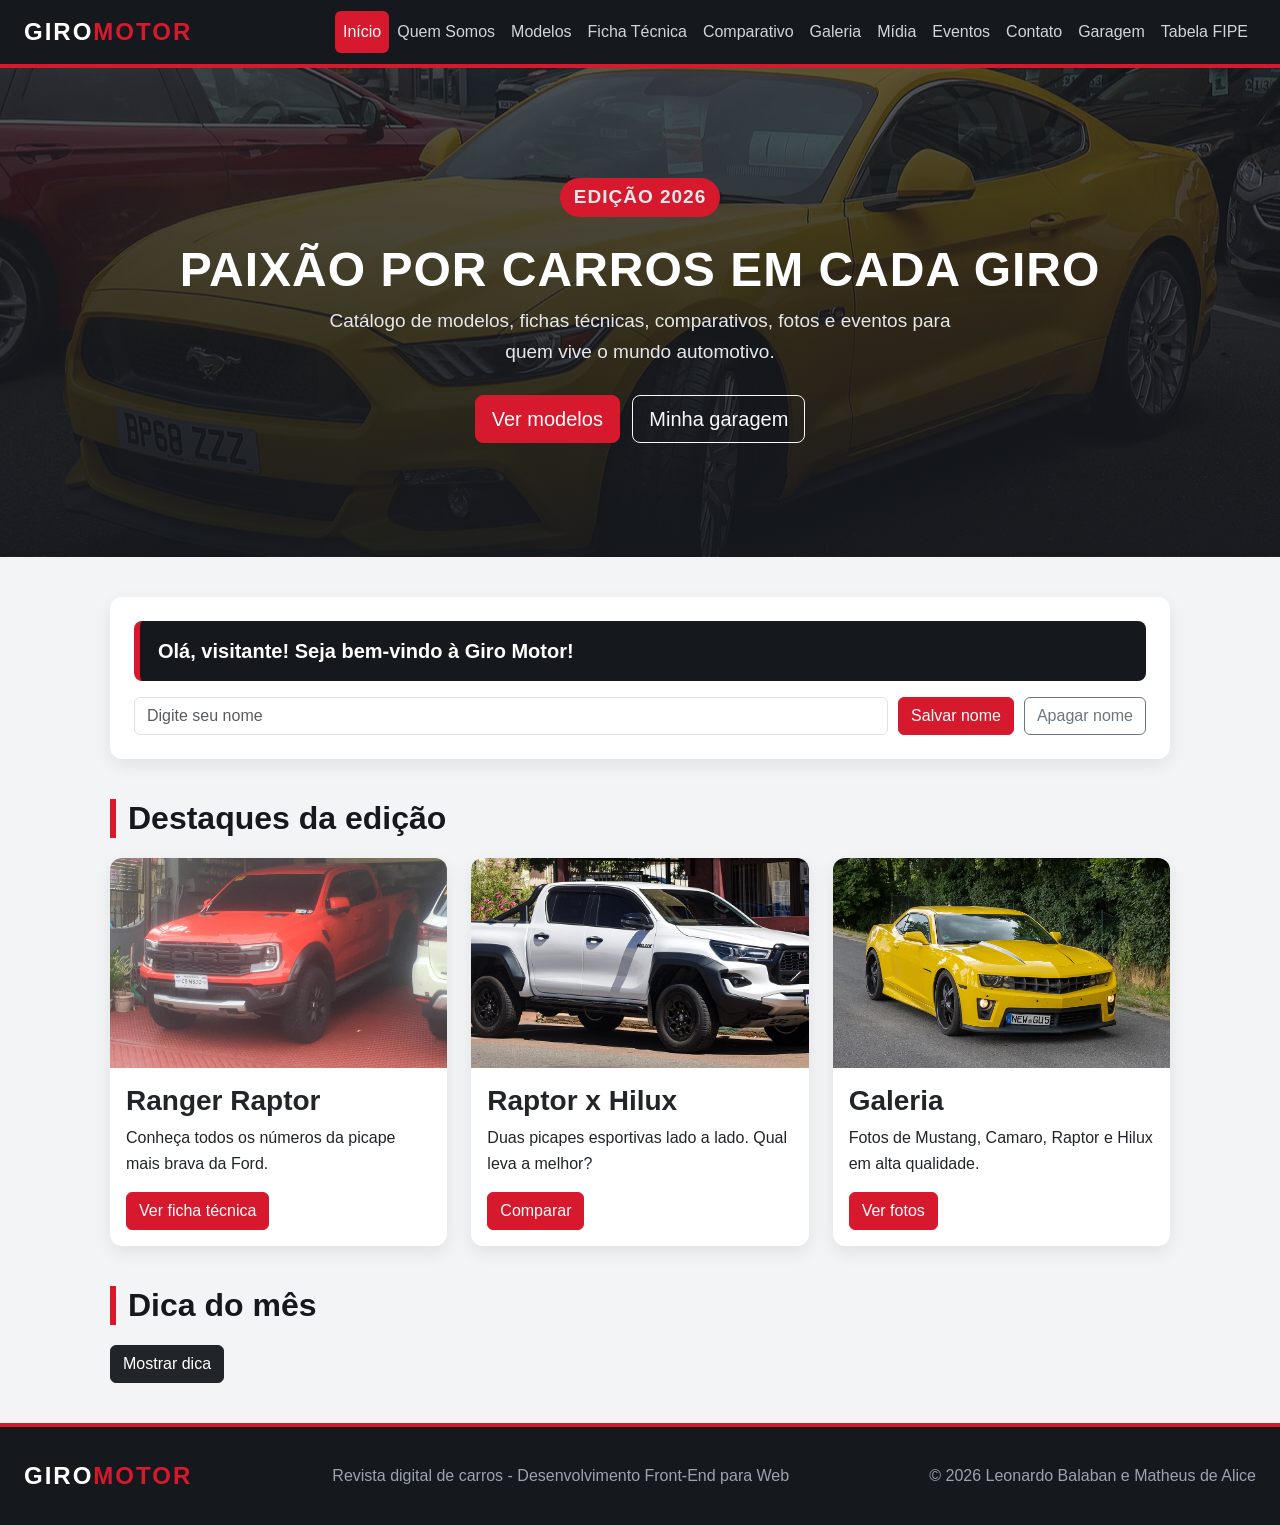
<file: index.html>
<!DOCTYPE html>
<html lang="pt-BR">
<head>
    <meta charset="UTF-8">
    <meta name="viewport" content="width=device-width, initial-scale=1.0">
    <link rel="stylesheet" href="css/bootstrap.min.css">
    <link rel="stylesheet" href="css/Estilos.css">
    <title>Giro Motor - Início</title>
</head>
<body>
    <header>
        <nav class="navbar navbar-expand-xl navbar-dark cabecalho">
            <div class="container-fluid px-4">
                <a class="navbar-brand marca" href="index.html">GIRO<span>MOTOR</span></a>
                <button class="navbar-toggler" type="button" data-bs-toggle="collapse" data-bs-target="#menuPrincipal">
                    <span class="navbar-toggler-icon"></span>
                </button>
                <div class="collapse navbar-collapse" id="menuPrincipal">
                    <ul class="navbar-nav ms-auto">
                    <li class="nav-item"><a class="nav-link active" href="index.html">Início</a></li>
                    <li class="nav-item"><a class="nav-link" href="QuemSomos.html">Quem Somos</a></li>
                    <li class="nav-item"><a class="nav-link" href="Modelos.html">Modelos</a></li>
                    <li class="nav-item"><a class="nav-link" href="FichaTecnica.html">Ficha Técnica</a></li>
                    <li class="nav-item"><a class="nav-link" href="Comparativo.html">Comparativo</a></li>
                    <li class="nav-item"><a class="nav-link" href="Galeria.html">Galeria</a></li>
                    <li class="nav-item"><a class="nav-link" href="Midia.html">Mídia</a></li>
                    <li class="nav-item"><a class="nav-link" href="Eventos.html">Eventos</a></li>
                    <li class="nav-item"><a class="nav-link" href="Contato.html">Contato</a></li>
                    <li class="nav-item"><a class="nav-link" href="Garagem.html">Garagem</a></li>
                    <li class="nav-item"><a class="nav-link" href="https://veiculos.fipe.org.br/" target="_blank">Tabela FIPE</a></li>
                    </ul>
                </div>
            </div>
        </nav>
    </header>

    <main>
        <section class="destaque">
            <p class="selo">Edição 2026</p>
            <h1>Paixão por carros em cada giro</h1>
            <p>Catálogo de modelos, fichas técnicas, comparativos, fotos e eventos para quem vive o mundo automotivo.</p>
            <a class="btn btn-danger btn-lg" href="Modelos.html">Ver modelos</a>
            <a class="btn btn-outline-light btn-lg" href="Garagem.html">Minha garagem</a>
        </section>

        <section class="conteudo">
            <div class="caixa">
                <p id="saudacao">Olá, visitante! Seja bem-vindo à Giro Motor!</p>
                <div class="linha-nome">
                    <input class="form-control" type="text" id="nomeVisitante" placeholder="Digite seu nome">
                    <button class="btn btn-danger" id="btnSalvar">Salvar nome</button>
                    <button class="btn btn-outline-secondary" id="btnApagar">Apagar nome</button>
                </div>
            </div>

            <h2>Destaques da edição</h2>
            <div class="row g-4">
                <div class="col-md-4">
                    <div class="card cartao h-100">
                        <img class="card-img-top" src="img/ranger-raptor-1.jpg" alt="Ford Ranger Raptor laranja">
                        <div class="card-body">
                            <h3 class="card-title">Ranger Raptor</h3>
                            <p class="card-text">Conheça todos os números da picape mais brava da Ford.</p>
                            <a class="btn btn-danger" href="FichaTecnica.html">Ver ficha técnica</a>
                        </div>
                    </div>
                </div>
                <div class="col-md-4">
                    <div class="card cartao h-100">
                        <img class="card-img-top" src="img/hilux-gr-sport-1.jpg" alt="Toyota Hilux GR Sport branca">
                        <div class="card-body">
                            <h3 class="card-title">Raptor x Hilux</h3>
                            <p class="card-text">Duas picapes esportivas lado a lado. Qual leva a melhor?</p>
                            <a class="btn btn-danger" href="Comparativo.html">Comparar</a>
                        </div>
                    </div>
                </div>
                <div class="col-md-4">
                    <div class="card cartao h-100">
                        <img class="card-img-top" src="img/camaro-1.jpg" alt="Chevrolet Camaro amarelo">
                        <div class="card-body">
                            <h3 class="card-title">Galeria</h3>
                            <p class="card-text">Fotos de Mustang, Camaro, Raptor e Hilux em alta qualidade.</p>
                            <a class="btn btn-danger" href="Galeria.html">Ver fotos</a>
                        </div>
                    </div>
                </div>
            </div>

            <h2>Dica do mês</h2>
            <button class="btn btn-dark" id="btnDica">Mostrar dica</button>
            <div class="alert alert-warning oculta mt-3" id="caixaDica">
                Confira o nível do óleo e a pressão dos pneus pelo menos uma vez por mês. Seu motor agradece!
            </div>
        </section>
    </main>

    <footer class="rodape">
        <a class="marca" href="index.html">GIRO<span>MOTOR</span></a>
        <p>Revista digital de carros - Desenvolvimento Front-End para Web</p>
        <p>&copy; 2026 Leonardo Balaban e Matheus de Alice</p>
    </footer>

    <script src="js/bootstrap.min.js"></script>
    <script src="js/index.js"></script>
</body>
</html>
</file>
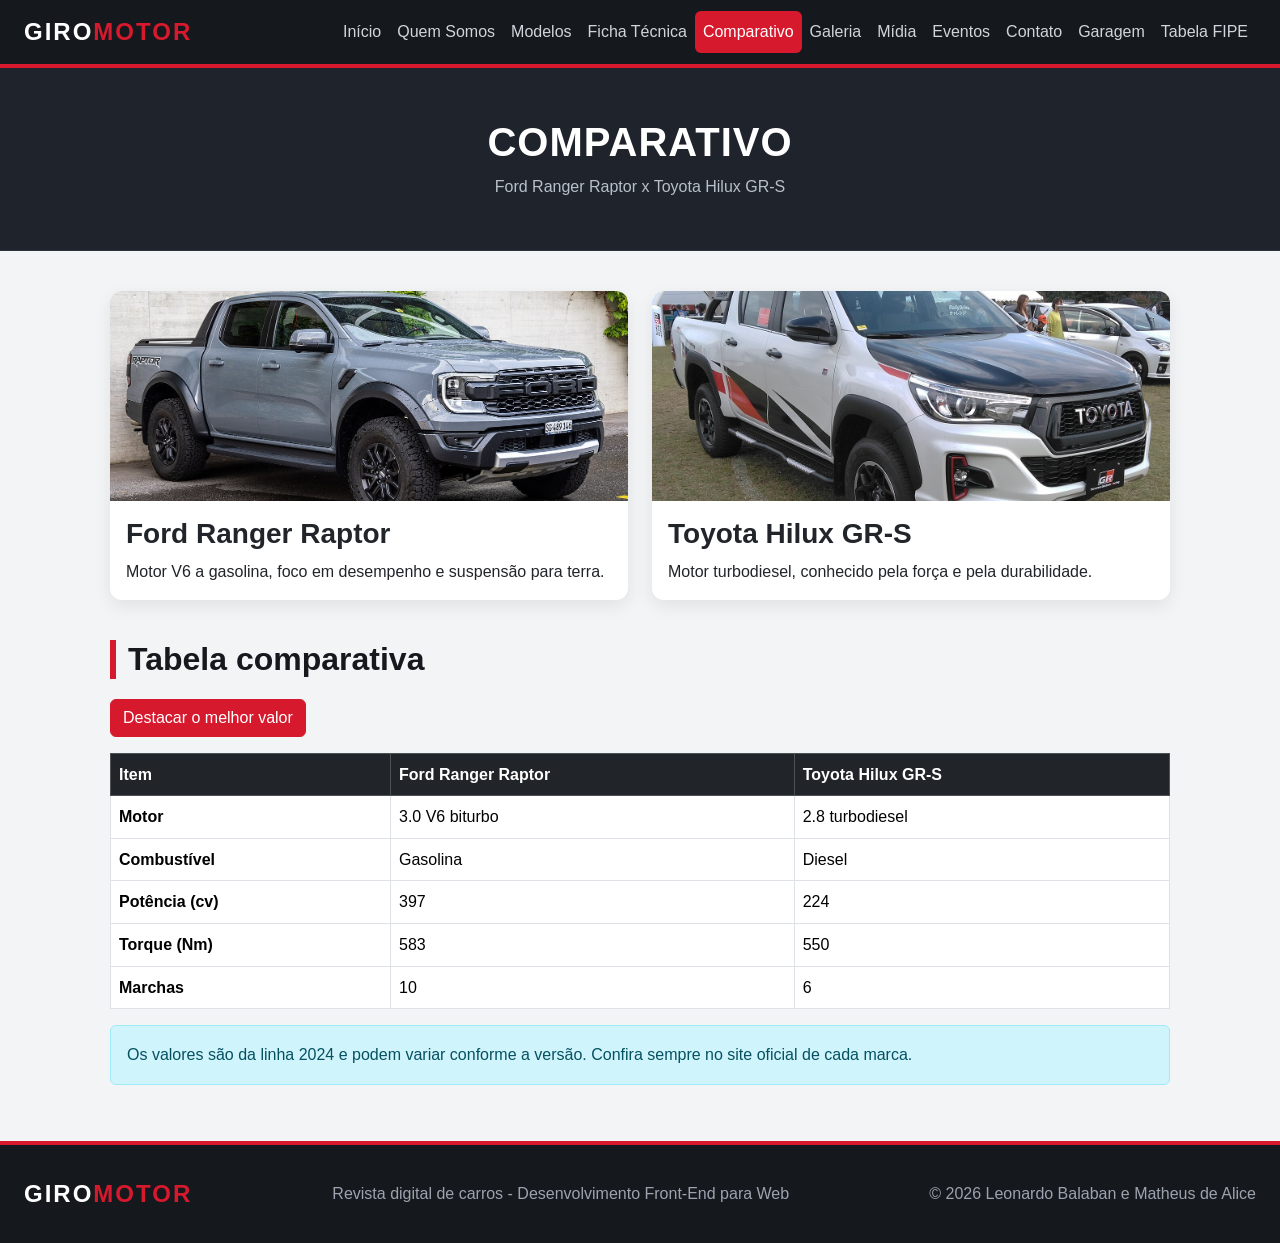
<file: Comparativo.html>
<!DOCTYPE html>
<html lang="pt-BR">
<head>
    <meta charset="UTF-8">
    <meta name="viewport" content="width=device-width, initial-scale=1.0">
    <link rel="stylesheet" href="css/bootstrap.min.css">
    <link rel="stylesheet" href="css/Estilos.css">
    <title>Giro Motor - Comparativo</title>
</head>
<body>
    <header>
        <nav class="navbar navbar-expand-xl navbar-dark cabecalho">
            <div class="container-fluid px-4">
                <a class="navbar-brand marca" href="index.html">GIRO<span>MOTOR</span></a>
                <button class="navbar-toggler" type="button" data-bs-toggle="collapse" data-bs-target="#menuPrincipal">
                    <span class="navbar-toggler-icon"></span>
                </button>
                <div class="collapse navbar-collapse" id="menuPrincipal">
                    <ul class="navbar-nav ms-auto">
                    <li class="nav-item"><a class="nav-link" href="index.html">Início</a></li>
                    <li class="nav-item"><a class="nav-link" href="QuemSomos.html">Quem Somos</a></li>
                    <li class="nav-item"><a class="nav-link" href="Modelos.html">Modelos</a></li>
                    <li class="nav-item"><a class="nav-link" href="FichaTecnica.html">Ficha Técnica</a></li>
                    <li class="nav-item"><a class="nav-link active" href="Comparativo.html">Comparativo</a></li>
                    <li class="nav-item"><a class="nav-link" href="Galeria.html">Galeria</a></li>
                    <li class="nav-item"><a class="nav-link" href="Midia.html">Mídia</a></li>
                    <li class="nav-item"><a class="nav-link" href="Eventos.html">Eventos</a></li>
                    <li class="nav-item"><a class="nav-link" href="Contato.html">Contato</a></li>
                    <li class="nav-item"><a class="nav-link" href="Garagem.html">Garagem</a></li>
                    <li class="nav-item"><a class="nav-link" href="https://veiculos.fipe.org.br/" target="_blank">Tabela FIPE</a></li>
                    </ul>
                </div>
            </div>
        </nav>
    </header>

    <main>
        <section class="titulo-pagina">
            <h1>Comparativo</h1>
            <p>Ford Ranger Raptor x Toyota Hilux GR-S</p>
        </section>

        <section class="conteudo">
            <div class="row g-4">
                <div class="col-md-6">
                    <div class="card cartao h-100">
                        <img class="card-img-top" src="img/ranger-raptor-2.jpg" alt="Ford Ranger Raptor cinza">
                        <div class="card-body">
                            <h3 class="card-title">Ford Ranger Raptor</h3>
                            <p class="card-text">Motor V6 a gasolina, foco em desempenho e suspensão para terra.</p>
                        </div>
                    </div>
                </div>
                <div class="col-md-6">
                    <div class="card cartao h-100">
                        <img class="card-img-top" src="img/hilux-gr-sport-2.jpg" alt="Toyota Hilux GR Sport em evento">
                        <div class="card-body">
                            <h3 class="card-title">Toyota Hilux GR-S</h3>
                            <p class="card-text">Motor turbodiesel, conhecido pela força e pela durabilidade.</p>
                        </div>
                    </div>
                </div>
            </div>

            <h2>Tabela comparativa</h2>
            <button class="btn btn-danger mb-3" id="btnDestacar">Destacar o melhor valor</button>

            <div class="table-responsive">
                <table class="table table-bordered table-hover align-middle bg-white">
                    <thead class="table-dark">
                        <tr>
                            <th>Item</th>
                            <th>Ford Ranger Raptor</th>
                            <th>Toyota Hilux GR-S</th>
                        </tr>
                    </thead>
                    <tbody>
                        <tr>
                            <th>Motor</th>
                            <td>3.0 V6 biturbo</td>
                            <td>2.8 turbodiesel</td>
                        </tr>
                        <tr>
                            <th>Combustível</th>
                            <td>Gasolina</td>
                            <td>Diesel</td>
                        </tr>
                        <tr>
                            <th>Potência (cv)</th>
                            <td id="potenciaRaptor">397</td>
                            <td id="potenciaHilux">224</td>
                        </tr>
                        <tr>
                            <th>Torque (Nm)</th>
                            <td id="torqueRaptor">583</td>
                            <td id="torqueHilux">550</td>
                        </tr>
                        <tr>
                            <th>Marchas</th>
                            <td id="marchasRaptor">10</td>
                            <td id="marchasHilux">6</td>
                        </tr>
                    </tbody>
                </table>
            </div>

            <div class="alert alert-info">Os valores são da linha 2024 e podem variar conforme a versão. Confira sempre no site oficial de cada marca.</div>
        </section>
    </main>

    <footer class="rodape">
        <a class="marca" href="index.html">GIRO<span>MOTOR</span></a>
        <p>Revista digital de carros - Desenvolvimento Front-End para Web</p>
        <p>&copy; 2026 Leonardo Balaban e Matheus de Alice</p>
    </footer>

    <script src="js/bootstrap.min.js"></script>
    <script src="js/comparativo.js"></script>
</body>
</html>
</file>
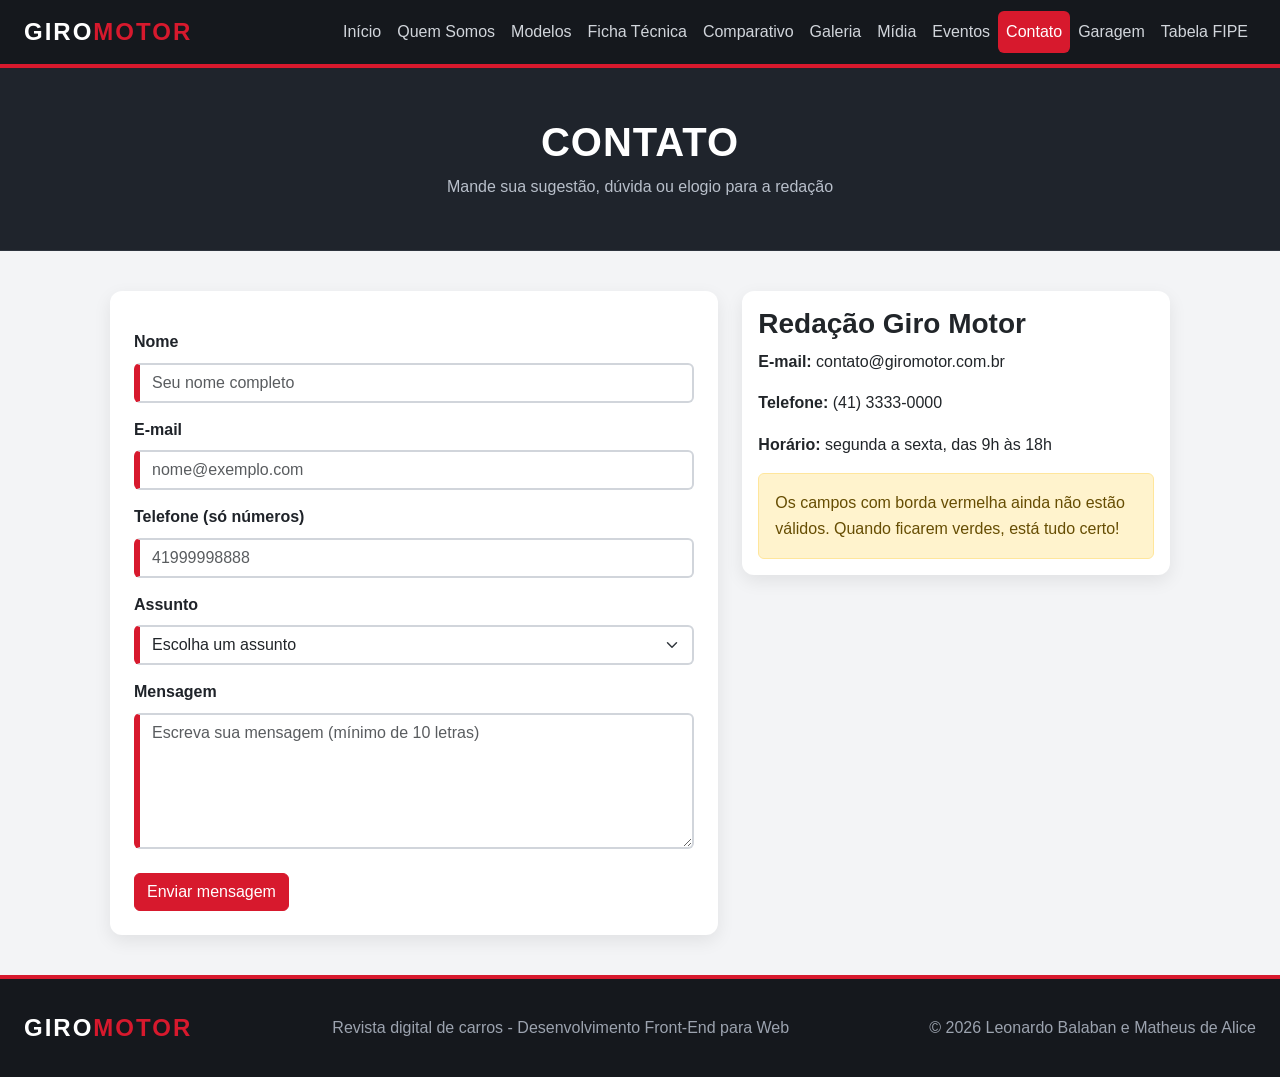
<file: Contato.html>
<!DOCTYPE html>
<html lang="pt-BR">
<head>
    <meta charset="UTF-8">
    <meta name="viewport" content="width=device-width, initial-scale=1.0">
    <link rel="stylesheet" href="css/bootstrap.min.css">
    <link rel="stylesheet" href="css/Estilos.css">
    <title>Giro Motor - Contato</title>
</head>
<body>
    <header>
        <nav class="navbar navbar-expand-xl navbar-dark cabecalho">
            <div class="container-fluid px-4">
                <a class="navbar-brand marca" href="index.html">GIRO<span>MOTOR</span></a>
                <button class="navbar-toggler" type="button" data-bs-toggle="collapse" data-bs-target="#menuPrincipal">
                    <span class="navbar-toggler-icon"></span>
                </button>
                <div class="collapse navbar-collapse" id="menuPrincipal">
                    <ul class="navbar-nav ms-auto">
                    <li class="nav-item"><a class="nav-link" href="index.html">Início</a></li>
                    <li class="nav-item"><a class="nav-link" href="QuemSomos.html">Quem Somos</a></li>
                    <li class="nav-item"><a class="nav-link" href="Modelos.html">Modelos</a></li>
                    <li class="nav-item"><a class="nav-link" href="FichaTecnica.html">Ficha Técnica</a></li>
                    <li class="nav-item"><a class="nav-link" href="Comparativo.html">Comparativo</a></li>
                    <li class="nav-item"><a class="nav-link" href="Galeria.html">Galeria</a></li>
                    <li class="nav-item"><a class="nav-link" href="Midia.html">Mídia</a></li>
                    <li class="nav-item"><a class="nav-link" href="Eventos.html">Eventos</a></li>
                    <li class="nav-item"><a class="nav-link active" href="Contato.html">Contato</a></li>
                    <li class="nav-item"><a class="nav-link" href="Garagem.html">Garagem</a></li>
                    <li class="nav-item"><a class="nav-link" href="https://veiculos.fipe.org.br/" target="_blank">Tabela FIPE</a></li>
                    </ul>
                </div>
            </div>
        </nav>
    </header>

    <main>
        <section class="titulo-pagina">
            <h1>Contato</h1>
            <p>Mande sua sugestão, dúvida ou elogio para a redação</p>
        </section>

        <section class="conteudo">
            <div class="row g-4">
                <div class="col-lg-7">
                    <div class="caixa">
                        <div class="alert alert-success oculta" id="avisoContato"></div>

                        <form class="formulario" id="formContato">
                            <label class="form-label" for="nome">Nome</label>
                            <input class="form-control" type="text" id="nome" placeholder="Seu nome completo" required minlength="3" pattern="[A-Za-zÀ-ÿ ]+" title="Use apenas letras, com no mínimo 3.">

                            <label class="form-label" for="email">E-mail</label>
                            <input class="form-control" type="email" id="email" placeholder="nome@exemplo.com" required>

                            <label class="form-label" for="telefone">Telefone (só números)</label>
                            <input class="form-control" type="text" id="telefone" placeholder="41999998888" required pattern="[0-9]{10,11}" title="Digite 10 ou 11 números, com DDD.">

                            <label class="form-label" for="assunto">Assunto</label>
                            <select class="form-select" id="assunto" required>
                                <option value="">Escolha um assunto</option>
                                <option value="Sugestão de matéria">Sugestão de matéria</option>
                                <option value="Dúvida sobre um carro">Dúvida sobre um carro</option>
                                <option value="Eventos">Eventos</option>
                                <option value="Outro assunto">Outro assunto</option>
                            </select>

                            <label class="form-label" for="mensagem">Mensagem</label>
                            <textarea class="form-control" id="mensagem" rows="5" placeholder="Escreva sua mensagem (mínimo de 10 letras)" required minlength="10"></textarea>

                            <input class="btn btn-danger mt-4" type="submit" value="Enviar mensagem">
                        </form>
                    </div>
                </div>
                <div class="col-lg-5">
                    <div class="card cartao">
                        <div class="card-body">
                            <h3 class="card-title">Redação Giro Motor</h3>
                            <p class="card-text"><strong>E-mail:</strong> contato@giromotor.com.br</p>
                            <p class="card-text"><strong>Telefone:</strong> (41) 3333-0000</p>
                            <p class="card-text"><strong>Horário:</strong> segunda a sexta, das 9h às 18h</p>
                            <div class="alert alert-warning mb-0">Os campos com borda vermelha ainda não estão válidos. Quando ficarem verdes, está tudo certo!</div>
                        </div>
                    </div>
                </div>
            </div>
        </section>
    </main>

    <footer class="rodape">
        <a class="marca" href="index.html">GIRO<span>MOTOR</span></a>
        <p>Revista digital de carros - Desenvolvimento Front-End para Web</p>
        <p>&copy; 2026 Leonardo Balaban e Matheus de Alice</p>
    </footer>

    <script src="js/bootstrap.min.js"></script>
    <script src="js/contato.js"></script>
</body>
</html>
</file>
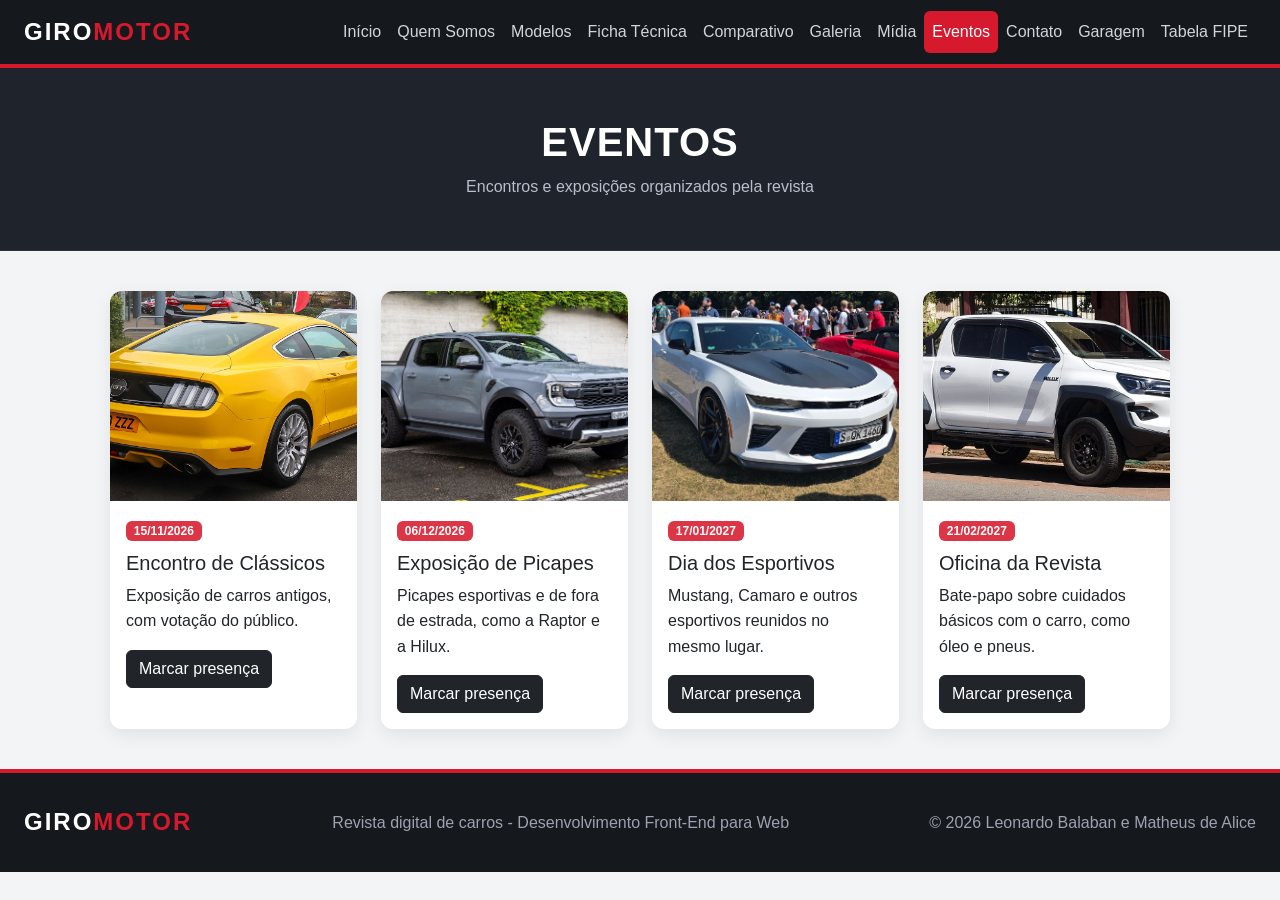
<file: Eventos.html>
<!DOCTYPE html>
<html lang="pt-BR">
<head>
    <meta charset="UTF-8">
    <meta name="viewport" content="width=device-width, initial-scale=1.0">
    <link rel="stylesheet" href="css/bootstrap.min.css">
    <link rel="stylesheet" href="css/Estilos.css">
    <title>Giro Motor - Eventos</title>
</head>
<body>
    <header>
        <nav class="navbar navbar-expand-xl navbar-dark cabecalho">
            <div class="container-fluid px-4">
                <a class="navbar-brand marca" href="index.html">GIRO<span>MOTOR</span></a>
                <button class="navbar-toggler" type="button" data-bs-toggle="collapse" data-bs-target="#menuPrincipal">
                    <span class="navbar-toggler-icon"></span>
                </button>
                <div class="collapse navbar-collapse" id="menuPrincipal">
                    <ul class="navbar-nav ms-auto">
                    <li class="nav-item"><a class="nav-link" href="index.html">Início</a></li>
                    <li class="nav-item"><a class="nav-link" href="QuemSomos.html">Quem Somos</a></li>
                    <li class="nav-item"><a class="nav-link" href="Modelos.html">Modelos</a></li>
                    <li class="nav-item"><a class="nav-link" href="FichaTecnica.html">Ficha Técnica</a></li>
                    <li class="nav-item"><a class="nav-link" href="Comparativo.html">Comparativo</a></li>
                    <li class="nav-item"><a class="nav-link" href="Galeria.html">Galeria</a></li>
                    <li class="nav-item"><a class="nav-link" href="Midia.html">Mídia</a></li>
                    <li class="nav-item"><a class="nav-link active" href="Eventos.html">Eventos</a></li>
                    <li class="nav-item"><a class="nav-link" href="Contato.html">Contato</a></li>
                    <li class="nav-item"><a class="nav-link" href="Garagem.html">Garagem</a></li>
                    <li class="nav-item"><a class="nav-link" href="https://veiculos.fipe.org.br/" target="_blank">Tabela FIPE</a></li>
                    </ul>
                </div>
            </div>
        </nav>
    </header>

    <main>
        <section class="titulo-pagina">
            <h1>Eventos</h1>
            <p>Encontros e exposições organizados pela revista</p>
        </section>

        <section class="conteudo">
            <div class="alert alert-success oculta" id="avisoPresenca"></div>

            <div class="row g-4">
                <div class="col-sm-6 col-lg-3">
                    <div class="card cartao h-100">
                        <img class="card-img-top" src="img/mustang-gt-2.jpg" alt="Ford Mustang GT, traseira">
                        <div class="card-body">
                            <span class="badge bg-danger">15/11/2026</span>
                            <h3 class="card-title h5 mt-2">Encontro de Clássicos</h3>
                            <p class="card-text">Exposição de carros antigos, com votação do público.</p>
                            <button class="btn btn-dark btn-presenca" value="Encontro de Clássicos">Marcar presença</button>
                        </div>
                    </div>
                </div>
                <div class="col-sm-6 col-lg-3">
                    <div class="card cartao h-100">
                        <img class="card-img-top" src="img/ranger-raptor-2.jpg" alt="Ford Ranger Raptor cinza">
                        <div class="card-body">
                            <span class="badge bg-danger">06/12/2026</span>
                            <h3 class="card-title h5 mt-2">Exposição de Picapes</h3>
                            <p class="card-text">Picapes esportivas e de fora de estrada, como a Raptor e a Hilux.</p>
                            <button class="btn btn-dark btn-presenca" value="Exposição de Picapes">Marcar presença</button>
                        </div>
                    </div>
                </div>
                <div class="col-sm-6 col-lg-3">
                    <div class="card cartao h-100">
                        <img class="card-img-top" src="img/camaro-2.jpg" alt="Chevrolet Camaro SS branco">
                        <div class="card-body">
                            <span class="badge bg-danger">17/01/2027</span>
                            <h3 class="card-title h5 mt-2">Dia dos Esportivos</h3>
                            <p class="card-text">Mustang, Camaro e outros esportivos reunidos no mesmo lugar.</p>
                            <button class="btn btn-dark btn-presenca" value="Dia dos Esportivos">Marcar presença</button>
                        </div>
                    </div>
                </div>
                <div class="col-sm-6 col-lg-3">
                    <div class="card cartao h-100">
                        <img class="card-img-top" src="img/hilux-gr-sport-1.jpg" alt="Toyota Hilux branca">
                        <div class="card-body">
                            <span class="badge bg-danger">21/02/2027</span>
                            <h3 class="card-title h5 mt-2">Oficina da Revista</h3>
                            <p class="card-text">Bate-papo sobre cuidados básicos com o carro, como óleo e pneus.</p>
                            <button class="btn btn-dark btn-presenca" value="Oficina da Revista">Marcar presença</button>
                        </div>
                    </div>
                </div>
            </div>
        </section>
    </main>

    <footer class="rodape">
        <a class="marca" href="index.html">GIRO<span>MOTOR</span></a>
        <p>Revista digital de carros - Desenvolvimento Front-End para Web</p>
        <p>&copy; 2026 Leonardo Balaban e Matheus de Alice</p>
    </footer>

    <script src="js/bootstrap.min.js"></script>
    <script src="js/eventos.js"></script>
</body>
</html>
</file>
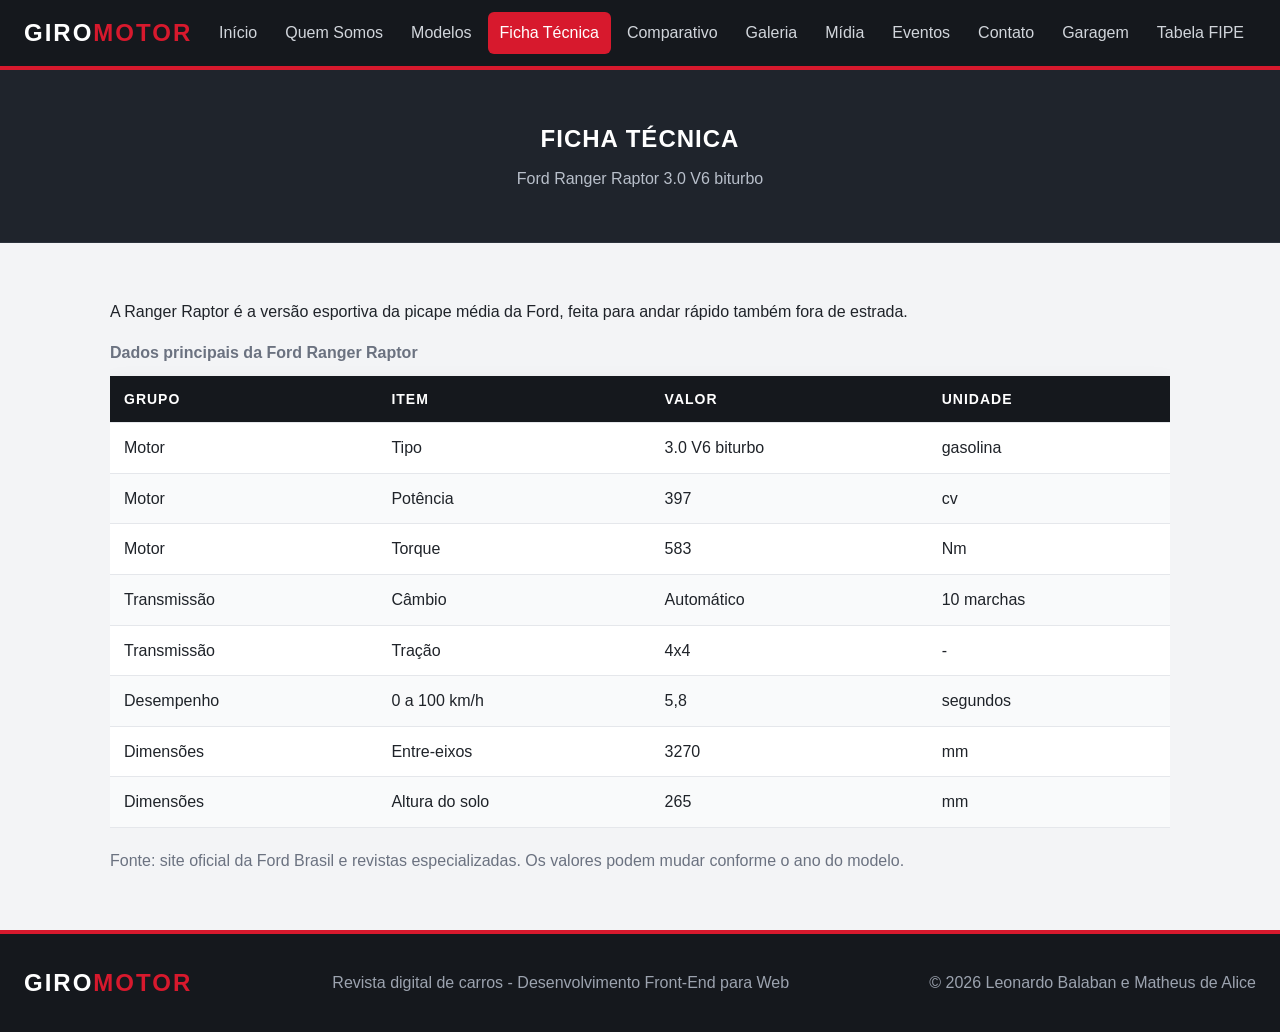
<file: FichaTecnica.html>
<!DOCTYPE html>
<html lang="pt-BR">
<head>
    <meta charset="UTF-8">
    <meta name="viewport" content="width=device-width, initial-scale=1.0">
    <link rel="stylesheet" href="css/Estilos.css">
    <title>Giro Motor - Ficha Técnica</title>
</head>
<body>
    <header class="topo">
        <a class="marca" href="index.html">GIRO<span>MOTOR</span></a>
        <button class="btn-menu" id="btnMenu">Menu</button>
        <nav class="menu" id="menu">
            <a href="index.html">Início</a>
            <a href="QuemSomos.html">Quem Somos</a>
            <a href="Modelos.html">Modelos</a>
            <a class="ativo" href="FichaTecnica.html">Ficha Técnica</a>
            <a href="Comparativo.html">Comparativo</a>
            <a href="Galeria.html">Galeria</a>
            <a href="Midia.html">Mídia</a>
            <a href="Eventos.html">Eventos</a>
            <a href="Contato.html">Contato</a>
            <a href="Garagem.html">Garagem</a>
            <a href="https://veiculos.fipe.org.br/" target="_blank">Tabela FIPE</a>
        </nav>
    </header>

    <main>
        <section class="titulo-pagina">
            <h1>Ficha Técnica</h1>
            <p>Ford Ranger Raptor 3.0 V6 biturbo</p>
        </section>

        <section class="conteudo">
            <p>A Ranger Raptor é a versão esportiva da picape média da Ford, feita para andar rápido também fora de estrada.</p>

            <div class="rolagem">
                <table class="tabela">
                    <caption>Dados principais da Ford Ranger Raptor</caption>
                    <thead>
                        <tr>
                            <th>Grupo</th>
                            <th>Item</th>
                            <th>Valor</th>
                            <th>Unidade</th>
                        </tr>
                    </thead>
                    <tbody>
                        <tr>
                            <td>Motor</td>
                            <td>Tipo</td>
                            <td>3.0 V6 biturbo</td>
                            <td>gasolina</td>
                        </tr>
                        <tr>
                            <td>Motor</td>
                            <td>Potência</td>
                            <td>397</td>
                            <td>cv</td>
                        </tr>
                        <tr>
                            <td>Motor</td>
                            <td>Torque</td>
                            <td>583</td>
                            <td>Nm</td>
                        </tr>
                        <tr>
                            <td>Transmissão</td>
                            <td>Câmbio</td>
                            <td>Automático</td>
                            <td>10 marchas</td>
                        </tr>
                        <tr>
                            <td>Transmissão</td>
                            <td>Tração</td>
                            <td>4x4</td>
                            <td>-</td>
                        </tr>
                        <tr>
                            <td>Desempenho</td>
                            <td>0 a 100 km/h</td>
                            <td>5,8</td>
                            <td>segundos</td>
                        </tr>
                        <tr>
                            <td>Dimensões</td>
                            <td>Entre-eixos</td>
                            <td>3270</td>
                            <td>mm</td>
                        </tr>
                        <tr>
                            <td>Dimensões</td>
                            <td>Altura do solo</td>
                            <td>265</td>
                            <td>mm</td>
                        </tr>
                    </tbody>
                </table>
            </div>

            <p style="margin-top: 20px; color: #6b7280;">Fonte: site oficial da Ford Brasil e revistas especializadas. Os valores podem mudar conforme o ano do modelo.</p>
        </section>
    </main>

    <footer class="rodape">
        <a class="marca" href="index.html">GIRO<span>MOTOR</span></a>
        <p>Revista digital de carros - Desenvolvimento Front-End para Web</p>
        <p>&copy; 2026 Leonardo Balaban e Matheus de Alice</p>
    </footer>

    <script src="js/menu.js"></script>
</body>
</html>
</file>
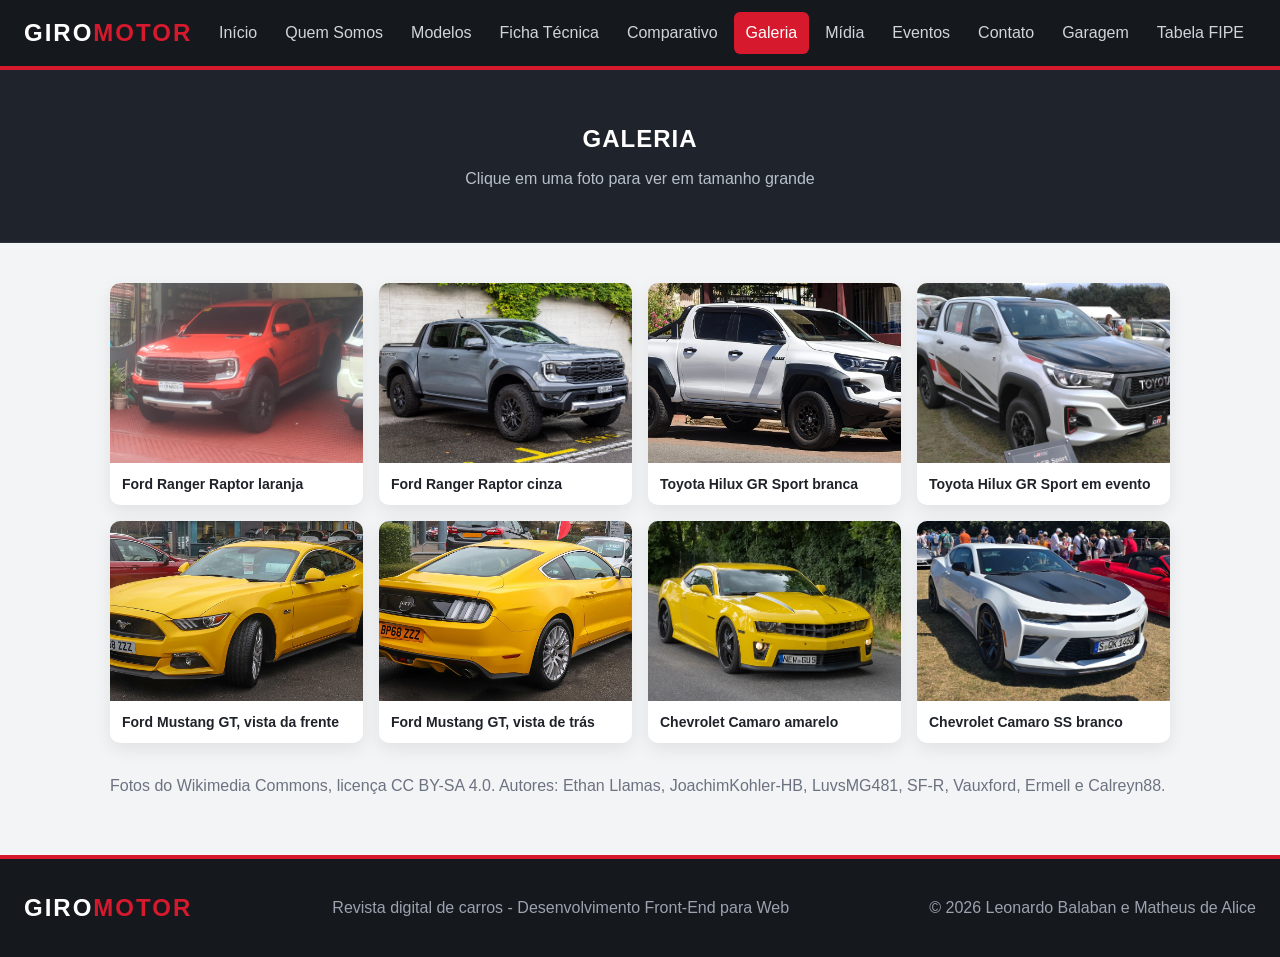
<file: Galeria.html>
<!DOCTYPE html>
<html lang="pt-BR">
<head>
    <meta charset="UTF-8">
    <meta name="viewport" content="width=device-width, initial-scale=1.0">
    <link rel="stylesheet" href="css/Estilos.css">
    <title>Giro Motor - Galeria</title>
</head>
<body>
    <header class="topo">
        <a class="marca" href="index.html">GIRO<span>MOTOR</span></a>
        <button class="btn-menu" id="btnMenu">Menu</button>
        <nav class="menu" id="menu">
            <a href="index.html">Início</a>
            <a href="QuemSomos.html">Quem Somos</a>
            <a href="Modelos.html">Modelos</a>
            <a href="FichaTecnica.html">Ficha Técnica</a>
            <a href="Comparativo.html">Comparativo</a>
            <a class="ativo" href="Galeria.html">Galeria</a>
            <a href="Midia.html">Mídia</a>
            <a href="Eventos.html">Eventos</a>
            <a href="Contato.html">Contato</a>
            <a href="Garagem.html">Garagem</a>
            <a href="https://veiculos.fipe.org.br/" target="_blank">Tabela FIPE</a>
        </nav>
    </header>

    <main>
        <section class="titulo-pagina">
            <h1>Galeria</h1>
            <p>Clique em uma foto para ver em tamanho grande</p>
        </section>

        <section class="conteudo">
            <div class="galeria">
                <figure>
                    <img class="foto" src="img/ranger-raptor-1.jpg" alt="Ford Ranger Raptor laranja">
                    <figcaption>Ford Ranger Raptor laranja</figcaption>
                </figure>
                <figure>
                    <img class="foto" src="img/ranger-raptor-2.jpg" alt="Ford Ranger Raptor cinza">
                    <figcaption>Ford Ranger Raptor cinza</figcaption>
                </figure>
                <figure>
                    <img class="foto" src="img/hilux-gr-sport-1.jpg" alt="Toyota Hilux GR Sport branca">
                    <figcaption>Toyota Hilux GR Sport branca</figcaption>
                </figure>
                <figure>
                    <img class="foto" src="img/hilux-gr-sport-2.jpg" alt="Toyota Hilux GR Sport em evento">
                    <figcaption>Toyota Hilux GR Sport em evento</figcaption>
                </figure>
                <figure>
                    <img class="foto" src="img/mustang-gt-1.jpg" alt="Ford Mustang GT, vista da frente">
                    <figcaption>Ford Mustang GT, vista da frente</figcaption>
                </figure>
                <figure>
                    <img class="foto" src="img/mustang-gt-2.jpg" alt="Ford Mustang GT, vista de trás">
                    <figcaption>Ford Mustang GT, vista de trás</figcaption>
                </figure>
                <figure>
                    <img class="foto" src="img/camaro-1.jpg" alt="Chevrolet Camaro amarelo">
                    <figcaption>Chevrolet Camaro amarelo</figcaption>
                </figure>
                <figure>
                    <img class="foto" src="img/camaro-2.jpg" alt="Chevrolet Camaro SS branco">
                    <figcaption>Chevrolet Camaro SS branco</figcaption>
                </figure>
            </div>

            <p style="margin-top: 30px; color: #6b7280;">Fotos do Wikimedia Commons, licença CC BY-SA 4.0. Autores: Ethan Llamas, JoachimKohler-HB, LuvsMG481, SF-R, Vauxford, Ermell e Calreyn88.</p>
        </section>

        <div class="visualizador oculta" id="visualizador">
            <img id="fotoGrande" src="img/ranger-raptor-1.jpg" alt="Foto ampliada">
            <p id="legendaGrande"></p>
            <button id="btnFechar">Fechar</button>
        </div>
    </main>

    <footer class="rodape">
        <a class="marca" href="index.html">GIRO<span>MOTOR</span></a>
        <p>Revista digital de carros - Desenvolvimento Front-End para Web</p>
        <p>&copy; 2026 Leonardo Balaban e Matheus de Alice</p>
    </footer>

    <script src="js/menu.js"></script>
    <script src="js/galeria.js"></script>
</body>
</html>
</file>
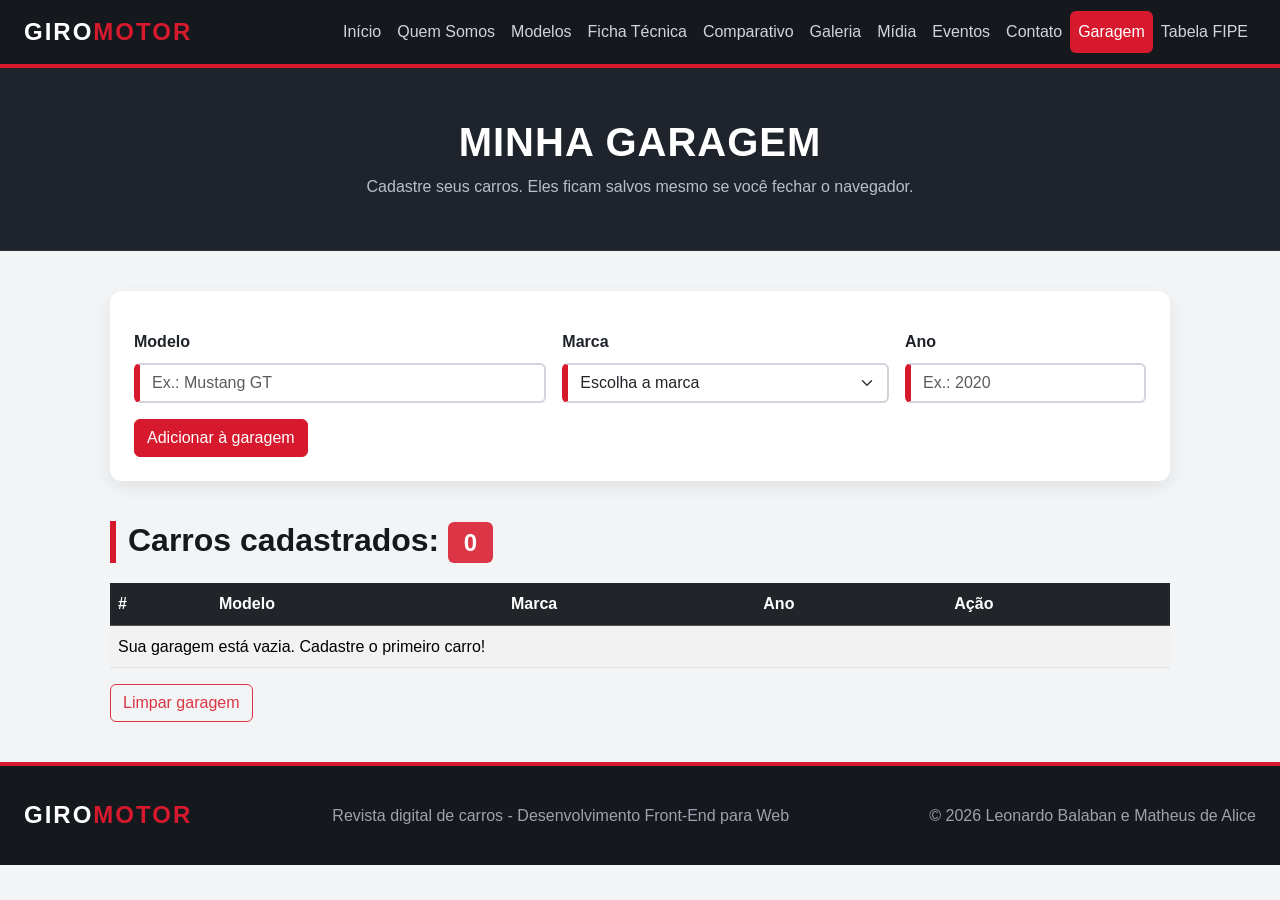
<file: Garagem.html>
<!DOCTYPE html>
<html lang="pt-BR">
<head>
    <meta charset="UTF-8">
    <meta name="viewport" content="width=device-width, initial-scale=1.0">
    <link rel="stylesheet" href="css/bootstrap.min.css">
    <link rel="stylesheet" href="css/Estilos.css">
    <title>Giro Motor - Garagem</title>
</head>
<body>
    <header>
        <nav class="navbar navbar-expand-xl navbar-dark cabecalho">
            <div class="container-fluid px-4">
                <a class="navbar-brand marca" href="index.html">GIRO<span>MOTOR</span></a>
                <button class="navbar-toggler" type="button" data-bs-toggle="collapse" data-bs-target="#menuPrincipal">
                    <span class="navbar-toggler-icon"></span>
                </button>
                <div class="collapse navbar-collapse" id="menuPrincipal">
                    <ul class="navbar-nav ms-auto">
                    <li class="nav-item"><a class="nav-link" href="index.html">Início</a></li>
                    <li class="nav-item"><a class="nav-link" href="QuemSomos.html">Quem Somos</a></li>
                    <li class="nav-item"><a class="nav-link" href="Modelos.html">Modelos</a></li>
                    <li class="nav-item"><a class="nav-link" href="FichaTecnica.html">Ficha Técnica</a></li>
                    <li class="nav-item"><a class="nav-link" href="Comparativo.html">Comparativo</a></li>
                    <li class="nav-item"><a class="nav-link" href="Galeria.html">Galeria</a></li>
                    <li class="nav-item"><a class="nav-link" href="Midia.html">Mídia</a></li>
                    <li class="nav-item"><a class="nav-link" href="Eventos.html">Eventos</a></li>
                    <li class="nav-item"><a class="nav-link" href="Contato.html">Contato</a></li>
                    <li class="nav-item"><a class="nav-link active" href="Garagem.html">Garagem</a></li>
                    <li class="nav-item"><a class="nav-link" href="https://veiculos.fipe.org.br/" target="_blank">Tabela FIPE</a></li>
                    </ul>
                </div>
            </div>
        </nav>
    </header>

    <main>
        <section class="titulo-pagina">
            <h1>Minha Garagem</h1>
            <p>Cadastre seus carros. Eles ficam salvos mesmo se você fechar o navegador.</p>
        </section>

        <section class="conteudo">
            <div class="caixa">
                <form class="formulario row g-3" id="formGaragem">
                    <div class="col-md-5">
                        <label class="form-label" for="modelo">Modelo</label>
                        <input class="form-control" type="text" id="modelo" placeholder="Ex.: Mustang GT" required minlength="2">
                    </div>
                    <div class="col-md-4">
                        <label class="form-label" for="marca">Marca</label>
                        <select class="form-select" id="marca" required>
                            <option value="">Escolha a marca</option>
                            <option value="Chevrolet">Chevrolet</option>
                            <option value="Fiat">Fiat</option>
                            <option value="Ford">Ford</option>
                            <option value="Honda">Honda</option>
                            <option value="Jeep">Jeep</option>
                            <option value="Toyota">Toyota</option>
                            <option value="Volkswagen">Volkswagen</option>
                            <option value="Outra">Outra</option>
                        </select>
                    </div>
                    <div class="col-md-3">
                        <label class="form-label" for="ano">Ano</label>
                        <input class="form-control" type="number" id="ano" placeholder="Ex.: 2020" required min="1950" max="2027">
                    </div>
                    <div class="col-12">
                        <input class="btn btn-danger" type="submit" value="Adicionar à garagem">
                    </div>
                </form>
            </div>

            <h2>Carros cadastrados: <span class="badge bg-danger" id="totalCarros">0</span></h2>

            <div class="table-responsive">
                <table class="table table-striped table-hover align-middle bg-white">
                    <thead class="table-dark">
                        <tr>
                            <th>#</th>
                            <th>Modelo</th>
                            <th>Marca</th>
                            <th>Ano</th>
                            <th>Ação</th>
                        </tr>
                    </thead>
                    <tbody id="corpoTabela"></tbody>
                </table>
            </div>

            <button class="btn btn-outline-danger" id="btnLimpar">Limpar garagem</button>
        </section>
    </main>

    <footer class="rodape">
        <a class="marca" href="index.html">GIRO<span>MOTOR</span></a>
        <p>Revista digital de carros - Desenvolvimento Front-End para Web</p>
        <p>&copy; 2026 Leonardo Balaban e Matheus de Alice</p>
    </footer>

    <script src="js/bootstrap.min.js"></script>
    <script src="js/garagem.js"></script>
</body>
</html>
</file>
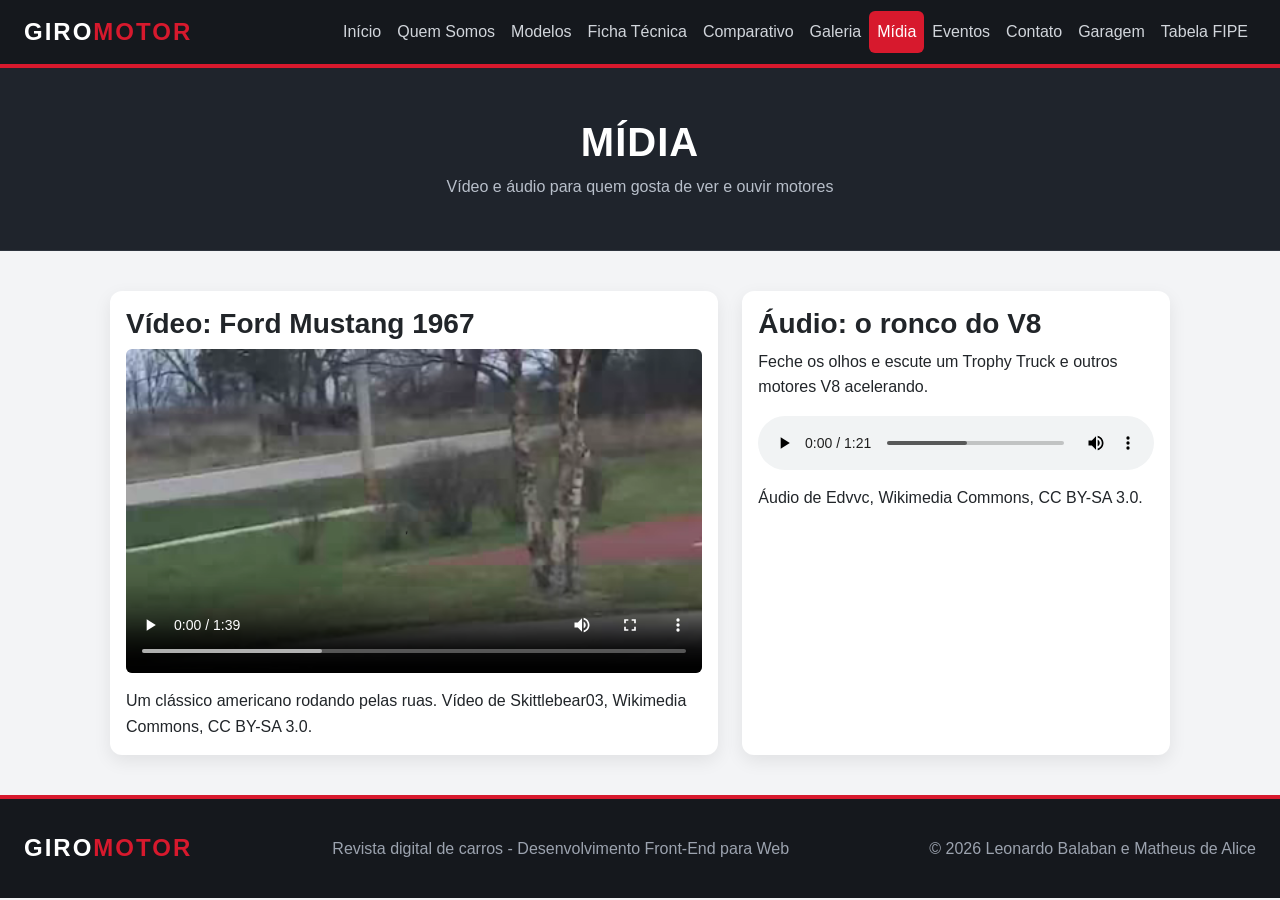
<file: Midia.html>
<!DOCTYPE html>
<html lang="pt-BR">
<head>
    <meta charset="UTF-8">
    <meta name="viewport" content="width=device-width, initial-scale=1.0">
    <link rel="stylesheet" href="css/bootstrap.min.css">
    <link rel="stylesheet" href="css/Estilos.css">
    <title>Giro Motor - Mídia</title>
</head>
<body>
    <header>
        <nav class="navbar navbar-expand-xl navbar-dark cabecalho">
            <div class="container-fluid px-4">
                <a class="navbar-brand marca" href="index.html">GIRO<span>MOTOR</span></a>
                <button class="navbar-toggler" type="button" data-bs-toggle="collapse" data-bs-target="#menuPrincipal">
                    <span class="navbar-toggler-icon"></span>
                </button>
                <div class="collapse navbar-collapse" id="menuPrincipal">
                    <ul class="navbar-nav ms-auto">
                    <li class="nav-item"><a class="nav-link" href="index.html">Início</a></li>
                    <li class="nav-item"><a class="nav-link" href="QuemSomos.html">Quem Somos</a></li>
                    <li class="nav-item"><a class="nav-link" href="Modelos.html">Modelos</a></li>
                    <li class="nav-item"><a class="nav-link" href="FichaTecnica.html">Ficha Técnica</a></li>
                    <li class="nav-item"><a class="nav-link" href="Comparativo.html">Comparativo</a></li>
                    <li class="nav-item"><a class="nav-link" href="Galeria.html">Galeria</a></li>
                    <li class="nav-item"><a class="nav-link active" href="Midia.html">Mídia</a></li>
                    <li class="nav-item"><a class="nav-link" href="Eventos.html">Eventos</a></li>
                    <li class="nav-item"><a class="nav-link" href="Contato.html">Contato</a></li>
                    <li class="nav-item"><a class="nav-link" href="Garagem.html">Garagem</a></li>
                    <li class="nav-item"><a class="nav-link" href="https://veiculos.fipe.org.br/" target="_blank">Tabela FIPE</a></li>
                    </ul>
                </div>
            </div>
        </nav>
    </header>

    <main>
        <section class="titulo-pagina">
            <h1>Mídia</h1>
            <p>Vídeo e áudio para quem gosta de ver e ouvir motores</p>
        </section>

        <section class="conteudo">
            <div class="row g-4">
                <div class="col-lg-7">
                    <div class="card cartao h-100">
                        <div class="card-body">
                            <h3 class="card-title">Vídeo: Ford Mustang 1967</h3>
                            <video class="w-100 rounded" controls>
                                <source src="video/mustang-1967.webm" type="video/webm">
                                Seu navegador não consegue tocar este vídeo.
                            </video>
                            <p class="card-text mt-2">Um clássico americano rodando pelas ruas. Vídeo de Skittlebear03, Wikimedia Commons, CC BY-SA 3.0.</p>
                        </div>
                    </div>
                </div>
                <div class="col-lg-5">
                    <div class="card cartao h-100">
                        <div class="card-body">
                            <h3 class="card-title">Áudio: o ronco do V8</h3>
                            <p class="card-text">Feche os olhos e escute um Trophy Truck e outros motores V8 acelerando.</p>
                            <audio class="w-100" controls>
                                <source src="audio/trophy-truck-v8.mp3" type="audio/mpeg">
                                Seu navegador não consegue tocar este áudio.
                            </audio>
                            <p class="card-text mt-2">Áudio de Edvvc, Wikimedia Commons, CC BY-SA 3.0.</p>
                        </div>
                    </div>
                </div>
            </div>
        </section>
    </main>

    <footer class="rodape">
        <a class="marca" href="index.html">GIRO<span>MOTOR</span></a>
        <p>Revista digital de carros - Desenvolvimento Front-End para Web</p>
        <p>&copy; 2026 Leonardo Balaban e Matheus de Alice</p>
    </footer>

    <script src="js/bootstrap.min.js"></script>
</body>
</html>
</file>
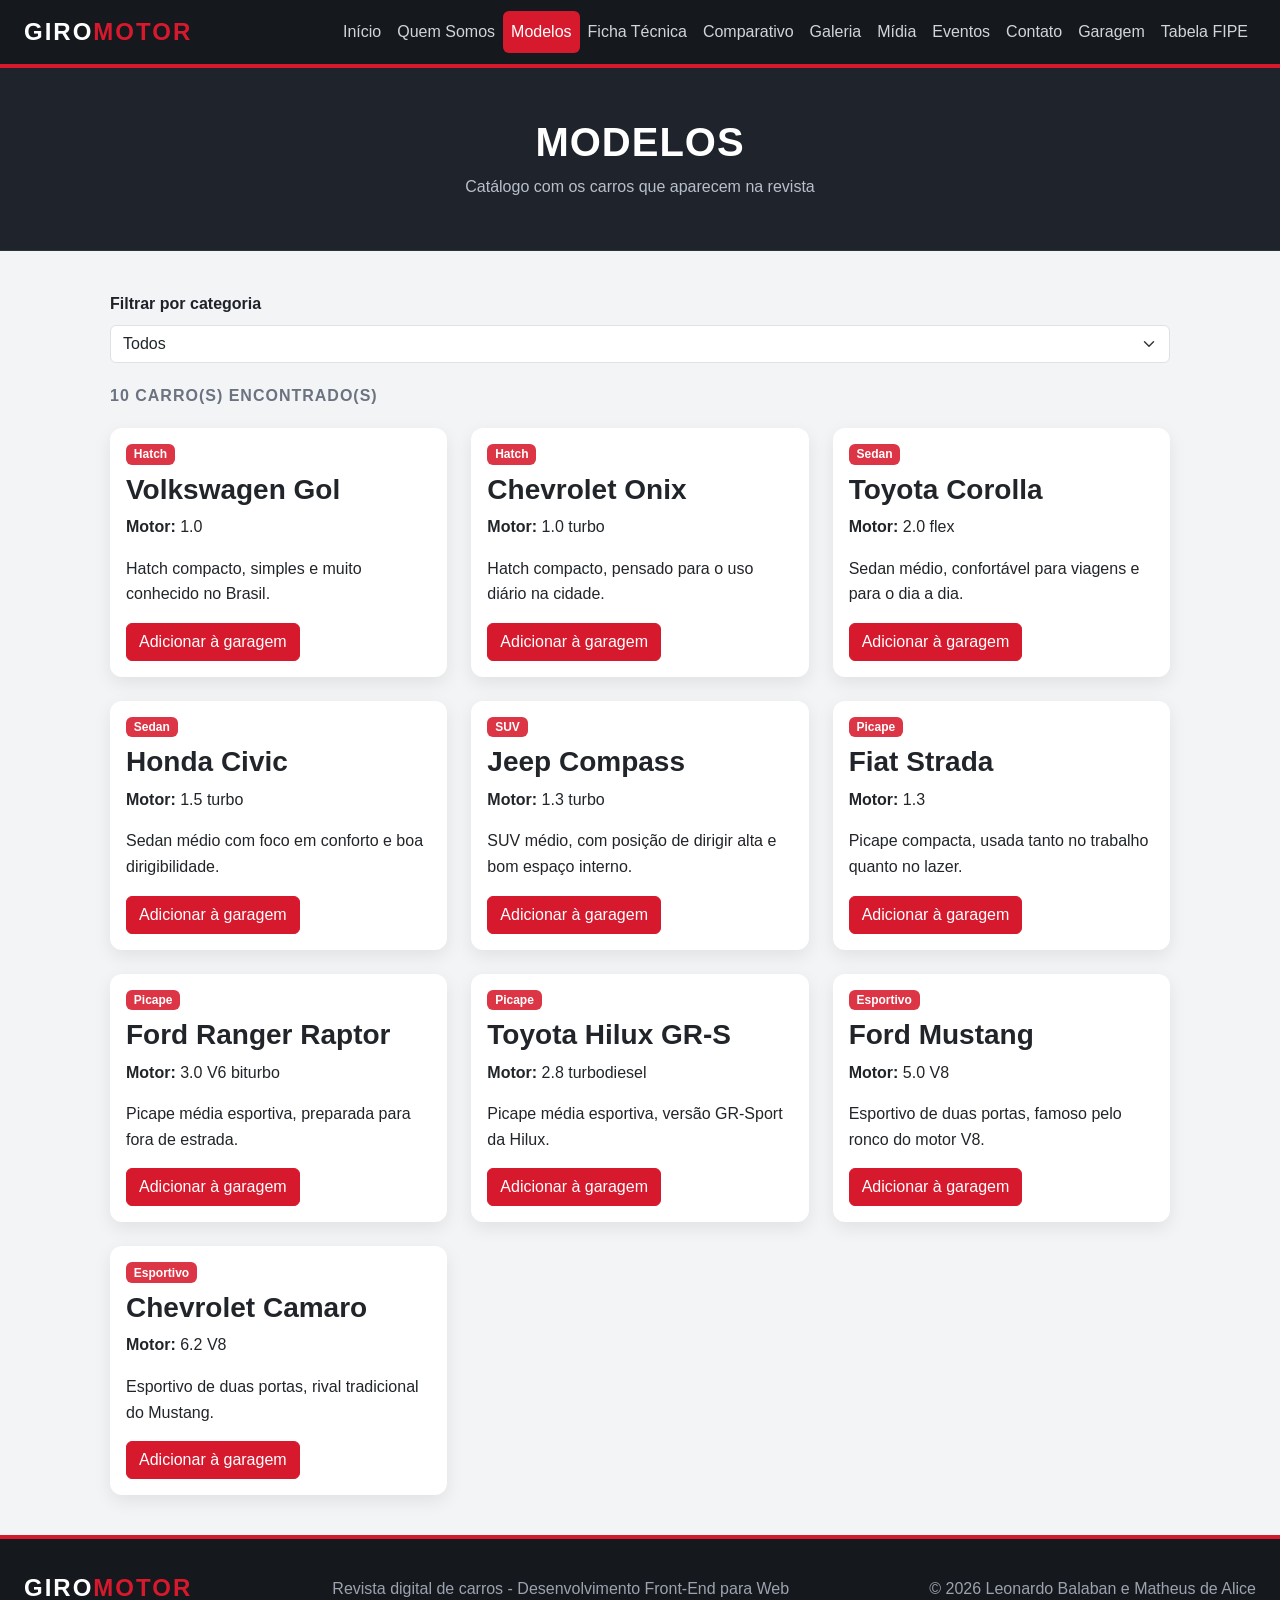
<file: Modelos.html>
<!DOCTYPE html>
<html lang="pt-BR">
<head>
    <meta charset="UTF-8">
    <meta name="viewport" content="width=device-width, initial-scale=1.0">
    <link rel="stylesheet" href="css/bootstrap.min.css">
    <link rel="stylesheet" href="css/Estilos.css">
    <title>Giro Motor - Modelos</title>
</head>
<body>
    <header>
        <nav class="navbar navbar-expand-xl navbar-dark cabecalho">
            <div class="container-fluid px-4">
                <a class="navbar-brand marca" href="index.html">GIRO<span>MOTOR</span></a>
                <button class="navbar-toggler" type="button" data-bs-toggle="collapse" data-bs-target="#menuPrincipal">
                    <span class="navbar-toggler-icon"></span>
                </button>
                <div class="collapse navbar-collapse" id="menuPrincipal">
                    <ul class="navbar-nav ms-auto">
                    <li class="nav-item"><a class="nav-link" href="index.html">Início</a></li>
                    <li class="nav-item"><a class="nav-link" href="QuemSomos.html">Quem Somos</a></li>
                    <li class="nav-item"><a class="nav-link active" href="Modelos.html">Modelos</a></li>
                    <li class="nav-item"><a class="nav-link" href="FichaTecnica.html">Ficha Técnica</a></li>
                    <li class="nav-item"><a class="nav-link" href="Comparativo.html">Comparativo</a></li>
                    <li class="nav-item"><a class="nav-link" href="Galeria.html">Galeria</a></li>
                    <li class="nav-item"><a class="nav-link" href="Midia.html">Mídia</a></li>
                    <li class="nav-item"><a class="nav-link" href="Eventos.html">Eventos</a></li>
                    <li class="nav-item"><a class="nav-link" href="Contato.html">Contato</a></li>
                    <li class="nav-item"><a class="nav-link" href="Garagem.html">Garagem</a></li>
                    <li class="nav-item"><a class="nav-link" href="https://veiculos.fipe.org.br/" target="_blank">Tabela FIPE</a></li>
                    </ul>
                </div>
            </div>
        </nav>
    </header>

    <main>
        <section class="titulo-pagina">
            <h1>Modelos</h1>
            <p>Catálogo com os carros que aparecem na revista</p>
        </section>

        <section class="conteudo">
            <label class="form-label fw-bold" for="filtro">Filtrar por categoria</label>
            <select class="form-select" id="filtro">
                <option value="Todos">Todos</option>
                <option value="Hatch">Hatch</option>
                <option value="Sedan">Sedan</option>
                <option value="SUV">SUV</option>
                <option value="Picape">Picape</option>
                <option value="Esportivo">Esportivo</option>
            </select>

            <p class="contador" id="contador"></p>

            <div class="alert alert-success oculta" id="avisoGaragem"></div>

            <div class="row g-4" id="listaCarros"></div>
        </section>
    </main>

    <footer class="rodape">
        <a class="marca" href="index.html">GIRO<span>MOTOR</span></a>
        <p>Revista digital de carros - Desenvolvimento Front-End para Web</p>
        <p>&copy; 2026 Leonardo Balaban e Matheus de Alice</p>
    </footer>

    <script src="js/bootstrap.min.js"></script>
    <script src="js/modelos.js"></script>
</body>
</html>
</file>
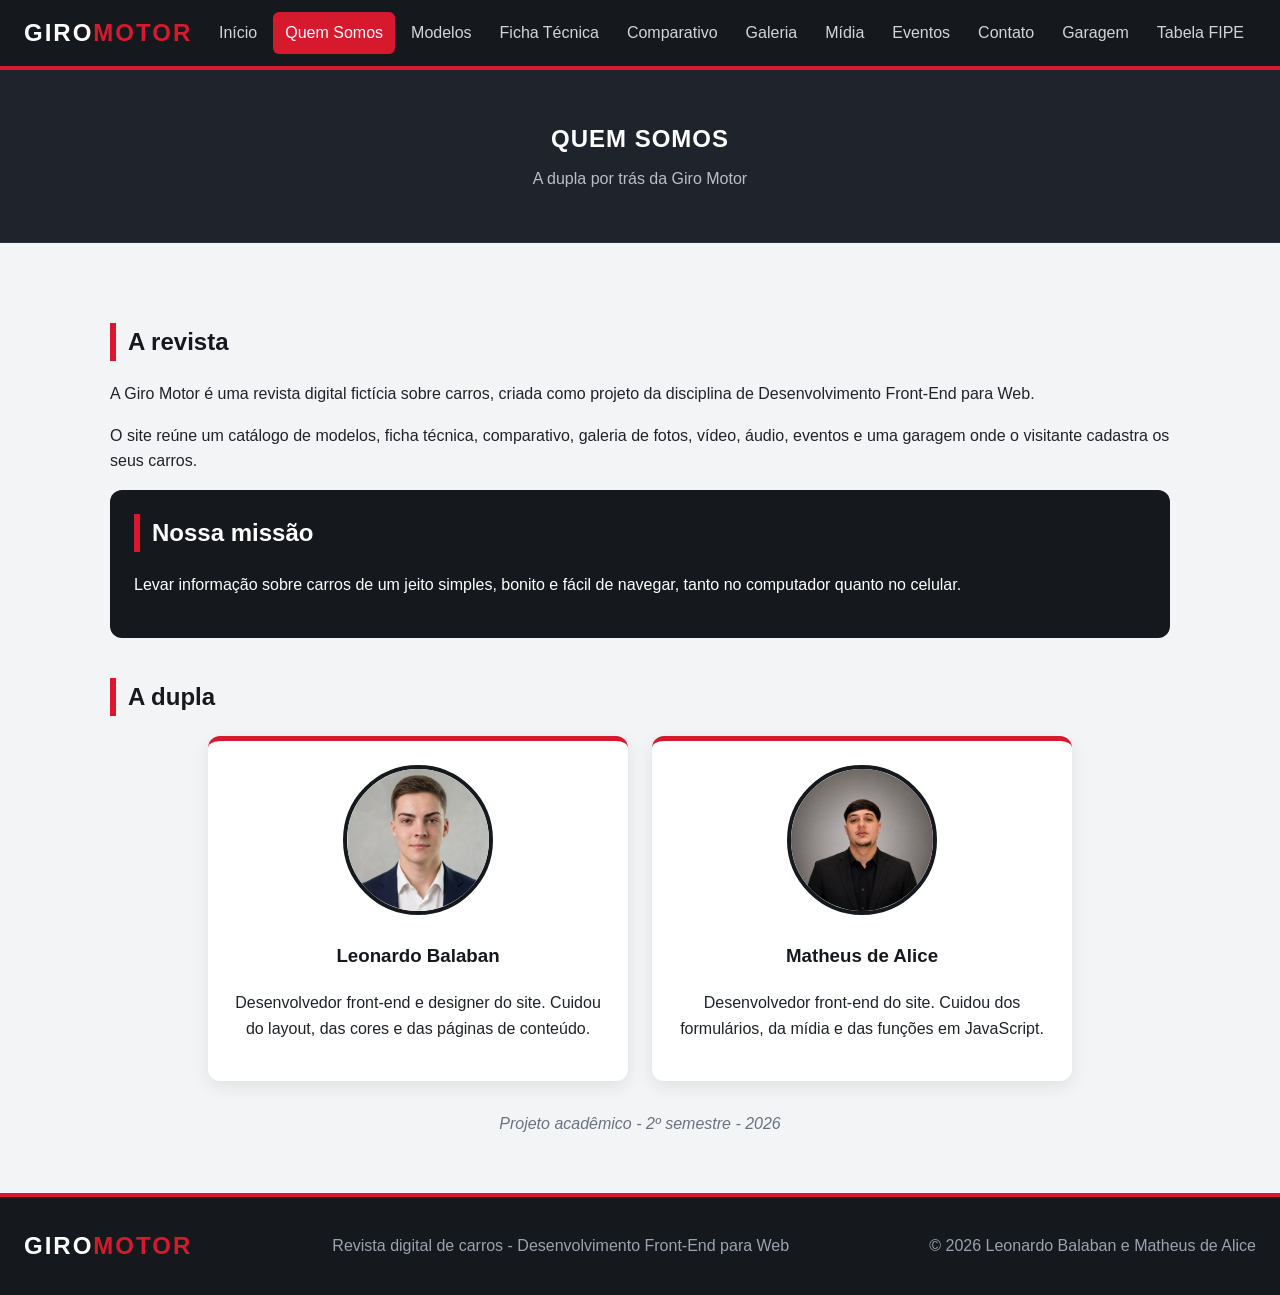
<file: QuemSomos.html>
<!DOCTYPE html>
<html lang="pt-BR">
<head>
    <meta charset="UTF-8">
    <meta name="viewport" content="width=device-width, initial-scale=1.0">
    <link rel="stylesheet" href="css/Estilos.css">
    <style>
        .equipe {
            display: flex;
            flex-wrap: wrap;
            justify-content: center;
            gap: 24px;
        }

        .pessoa {
            flex: 1 1 280px;
            max-width: 420px;
            background-color: #ffffff;
            border-radius: 12px;
            border-top: 5px solid #d7192d;
            padding: 24px;
            text-align: center;
            box-shadow: 0 6px 18px rgba(0, 0, 0, 0.08);
        }

        .pessoa img {
            width: 150px;
            height: 150px;
            object-fit: cover;
            border-radius: 50%;
            border: 4px solid #15181d;
        }

        #missao {
            background-color: #15181d;
            color: #ffffff;
            padding: 24px;
            border-radius: 12px;
        }

        #missao h2 {
            color: #ffffff;
            margin-top: 0;
        }
    </style>
    <title>Giro Motor - Quem Somos</title>
</head>
<body>
    <header class="topo">
        <a class="marca" href="index.html">GIRO<span>MOTOR</span></a>
        <button class="btn-menu" id="btnMenu">Menu</button>
        <nav class="menu" id="menu">
            <a href="index.html">Início</a>
            <a class="ativo" href="QuemSomos.html">Quem Somos</a>
            <a href="Modelos.html">Modelos</a>
            <a href="FichaTecnica.html">Ficha Técnica</a>
            <a href="Comparativo.html">Comparativo</a>
            <a href="Galeria.html">Galeria</a>
            <a href="Midia.html">Mídia</a>
            <a href="Eventos.html">Eventos</a>
            <a href="Contato.html">Contato</a>
            <a href="Garagem.html">Garagem</a>
            <a href="https://veiculos.fipe.org.br/" target="_blank">Tabela FIPE</a>
        </nav>
    </header>

    <main>
        <section class="titulo-pagina">
            <h1>Quem Somos</h1>
            <p>A dupla por trás da Giro Motor</p>
        </section>

        <section class="conteudo">
            <h2>A revista</h2>
            <p>A Giro Motor é uma revista digital fictícia sobre carros, criada como projeto da disciplina de Desenvolvimento Front-End para Web.</p>
            <p>O site reúne um catálogo de modelos, ficha técnica, comparativo, galeria de fotos, vídeo, áudio, eventos e uma garagem onde o visitante cadastra os seus carros.</p>

            <div id="missao">
                <h2>Nossa missão</h2>
                <p>Levar informação sobre carros de um jeito simples, bonito e fácil de navegar, tanto no computador quanto no celular.</p>
            </div>

            <h2>A dupla</h2>
            <div class="equipe">
                <div class="pessoa">
                    <img src="img/leonardo.png" alt="Foto de Leonardo Balaban">
                    <h3>Leonardo Balaban</h3>
                    <p>Desenvolvedor front-end e designer do site. Cuidou do layout, das cores e das páginas de conteúdo.</p>
                </div>
                <div class="pessoa">
                    <img src="img/matheus.jpg" alt="Foto de Matheus de Alice">
                    <h3>Matheus de Alice</h3>
                    <p>Desenvolvedor front-end do site. Cuidou dos formulários, da mídia e das funções em JavaScript.</p>
                </div>
            </div>

            <p style="text-align: center; color: #6b7280; font-style: italic; margin-top: 30px;">Projeto acadêmico - 2º semestre - 2026</p>
        </section>
    </main>

    <footer class="rodape">
        <a class="marca" href="index.html">GIRO<span>MOTOR</span></a>
        <p>Revista digital de carros - Desenvolvimento Front-End para Web</p>
        <p>&copy; 2026 Leonardo Balaban e Matheus de Alice</p>
    </footer>

    <script src="js/menu.js"></script>
</body>
</html>
</file>
<file: css/Estilos.css>
* {
    box-sizing: border-box;
}

body {
    margin: 0;
    font-family: "Segoe UI", Arial, Helvetica, sans-serif;
    background-color: #f3f4f6;
    color: #1f2329;
    line-height: 1.6;
}

h1,
h2,
h3 {
    font-weight: 800;
    color: #15181d;
}

h1 {
    text-transform: uppercase;
    letter-spacing: 1px;
}

a {
    color: #d7192d;
}

a:hover {
    color: #a50f20;
}

.topo {
    background-color: #15181d;
    border-bottom: 4px solid #d7192d;
    padding: 12px 24px;
    display: flex;
    flex-wrap: wrap;
    justify-content: space-between;
    align-items: center;
}

.marca {
    color: #ffffff;
    font-size: 24px;
    font-weight: 800;
    letter-spacing: 2px;
    text-decoration: none;
}

.marca span {
    color: #d7192d;
}

.marca:hover {
    color: #ffffff;
}

.menu {
    display: flex;
    flex-wrap: wrap;
    gap: 4px;
}

.menu a {
    color: #d1d5db;
    text-decoration: none;
    padding: 8px 12px;
    border-radius: 6px;
    transition: 0.3s;
}

.menu a:hover {
    background-color: #d7192d;
    color: #ffffff;
}

.menu a.ativo {
    background-color: #d7192d;
    color: #ffffff;
}

.btn-menu {
    display: none;
    background-color: #d7192d;
    color: #ffffff;
    border: none;
    padding: 8px 16px;
    border-radius: 6px;
    font-weight: bold;
    cursor: pointer;
}

.cabecalho {
    background-color: #15181d;
    border-bottom: 4px solid #d7192d;
}

.cabecalho .nav-link {
    color: #d1d5db;
    padding: 8px 12px;
    border-radius: 6px;
    transition: 0.3s;
}

.cabecalho .nav-link:hover,
.cabecalho .nav-link.active {
    background-color: #d7192d;
    color: #ffffff;
}

.destaque {
    background-image: linear-gradient(rgba(21, 24, 29, 0.7), rgba(21, 24, 29, 0.95)), url("../img/mustang-gt-1.jpg");
    background-size: cover;
    background-position: center;
    color: #ffffff;
    text-align: center;
    padding: 110px 20px;
}

.destaque h1 {
    color: #ffffff;
    font-size: 48px;
}

.destaque p {
    max-width: 650px;
    margin: 0 auto 24px auto;
    font-size: 19px;
    color: #e5e7eb;
}

.destaque .btn {
    margin: 4px;
}

.selo {
    display: inline-block;
    background-color: #d7192d;
    color: #ffffff;
    padding: 4px 14px;
    border-radius: 20px;
    font-size: 14px;
    font-weight: bold;
    letter-spacing: 1px;
    text-transform: uppercase;
}

.titulo-pagina {
    background-color: #1f242c;
    color: #ffffff;
    text-align: center;
    padding: 50px 20px;
    border-bottom: 1px solid #2d333d;
}

.titulo-pagina h1 {
    color: #ffffff;
    margin: 0 0 8px 0;
}

.titulo-pagina p {
    color: #b8bfca;
    margin: 0;
}

.conteudo {
    max-width: 1100px;
    margin: 0 auto;
    padding: 40px 20px;
}

.conteudo h2 {
    border-left: 6px solid #d7192d;
    padding-left: 12px;
    margin: 40px 0 20px 0;
}

.caixa {
    background-color: #ffffff;
    border-radius: 12px;
    padding: 24px;
    box-shadow: 0 6px 18px rgba(0, 0, 0, 0.08);
}

.linha-nome {
    display: flex;
    flex-wrap: wrap;
    gap: 10px;
}

.linha-nome input {
    flex: 1 1 220px;
}

#saudacao {
    background-color: #15181d;
    color: #ffffff;
    font-size: 20px;
    font-weight: bold;
    padding: 14px 18px;
    border-radius: 8px;
    border-left: 6px solid #d7192d;
}

.cartao {
    border: none;
    border-radius: 12px;
    overflow: hidden;
    box-shadow: 0 6px 18px rgba(0, 0, 0, 0.08);
    transition: 0.3s;
}

.cartao:hover {
    transform: translateY(-6px);
    box-shadow: 0 14px 28px rgba(0, 0, 0, 0.15);
}

.cartao img {
    height: 210px;
    object-fit: cover;
}

.contador {
    font-weight: bold;
    color: #6b7280;
    text-transform: uppercase;
    letter-spacing: 1px;
    margin: 20px 0;
}

.tabela {
    width: 100%;
    border-collapse: collapse;
    background-color: #ffffff;
    box-shadow: 0 6px 18px rgba(0, 0, 0, 0.08);
}

.tabela caption {
    caption-side: top;
    text-align: left;
    font-weight: bold;
    color: #6b7280;
    padding-bottom: 10px;
}

.tabela th,
.tabela td {
    padding: 12px 14px;
    border-bottom: 1px solid #e5e7eb;
    text-align: left;
}

.tabela thead th {
    background-color: #15181d;
    color: #ffffff;
    text-transform: uppercase;
    font-size: 14px;
    letter-spacing: 1px;
}

.tabela tbody tr:nth-child(even) {
    background-color: #f9fafb;
}

.tabela tbody tr:hover {
    background-color: #fde8ea;
}

.rolagem {
    overflow-x: auto;
}

.galeria {
    display: grid;
    grid-template-columns: repeat(4, 1fr);
    gap: 16px;
}

.galeria figure {
    margin: 0;
    background-color: #ffffff;
    border-radius: 10px;
    overflow: hidden;
    box-shadow: 0 6px 18px rgba(0, 0, 0, 0.08);
}

.galeria img {
    display: block;
    width: 100%;
    height: 180px;
    object-fit: cover;
    cursor: pointer;
    transition: 0.4s;
}

.galeria img:hover {
    transform: scale(1.07);
}

.galeria figcaption {
    padding: 10px 12px;
    font-size: 14px;
    font-weight: 600;
}

.visualizador {
    position: fixed;
    top: 0;
    left: 0;
    width: 100%;
    height: 100%;
    background-color: rgba(0, 0, 0, 0.88);
    display: flex;
    flex-direction: column;
    justify-content: center;
    align-items: center;
    padding: 20px;
}

.visualizador img {
    max-width: 90%;
    max-height: 75vh;
    border-radius: 8px;
}

.visualizador p {
    color: #ffffff;
    font-size: 18px;
    margin: 14px 0;
}

.visualizador button {
    background-color: #d7192d;
    color: #ffffff;
    border: none;
    padding: 10px 24px;
    border-radius: 6px;
    font-weight: bold;
    cursor: pointer;
}

.formulario label {
    font-weight: 600;
    margin-top: 14px;
}

.formulario .form-control,
.formulario .form-select,
.formulario textarea {
    border: 2px solid #d1d5db;
    transition: 0.3s;
}

.formulario .form-control:hover,
.formulario .form-select:hover,
.formulario textarea:hover {
    border-color: #9ca3af;
}

.formulario .form-control:focus,
.formulario .form-select:focus,
.formulario textarea:focus {
    border-color: #d7192d;
    box-shadow: 0 0 0 4px rgba(215, 25, 45, 0.2);
    outline: none;
}

.formulario .form-control:invalid,
.formulario .form-select:invalid,
.formulario textarea:invalid {
    border-left: 6px solid #d7192d;
}

.formulario .form-control:valid,
.formulario .form-select:valid,
.formulario textarea:valid {
    border-left: 6px solid #16a34a;
}

.btn-danger {
    background-color: #d7192d;
    border-color: #d7192d;
}

.btn-danger:hover {
    background-color: #a50f20;
    border-color: #a50f20;
}

.rodape {
    background-color: #15181d;
    color: #9ca3af;
    border-top: 4px solid #d7192d;
    padding: 30px 24px;
    display: flex;
    flex-wrap: wrap;
    justify-content: space-between;
    align-items: center;
    gap: 12px;
}

.rodape p {
    margin: 0;
}

.oculta {
    display: none;
}

@media (max-width: 1199px) {
    .btn-menu {
        display: block;
    }

    .menu {
        display: none;
        width: 100%;
        flex-direction: column;
        margin-top: 12px;
    }

    .menu.aberto {
        display: flex;
    }
}

@media (max-width: 992px) {
    .galeria {
        grid-template-columns: repeat(2, 1fr);
    }
}

@media (max-width: 576px) {
    .destaque {
        padding: 70px 16px;
    }

    .destaque h1 {
        font-size: 32px;
    }

    .galeria {
        grid-template-columns: 1fr;
    }

    .rodape {
        flex-direction: column;
        text-align: center;
    }
}
</file>
